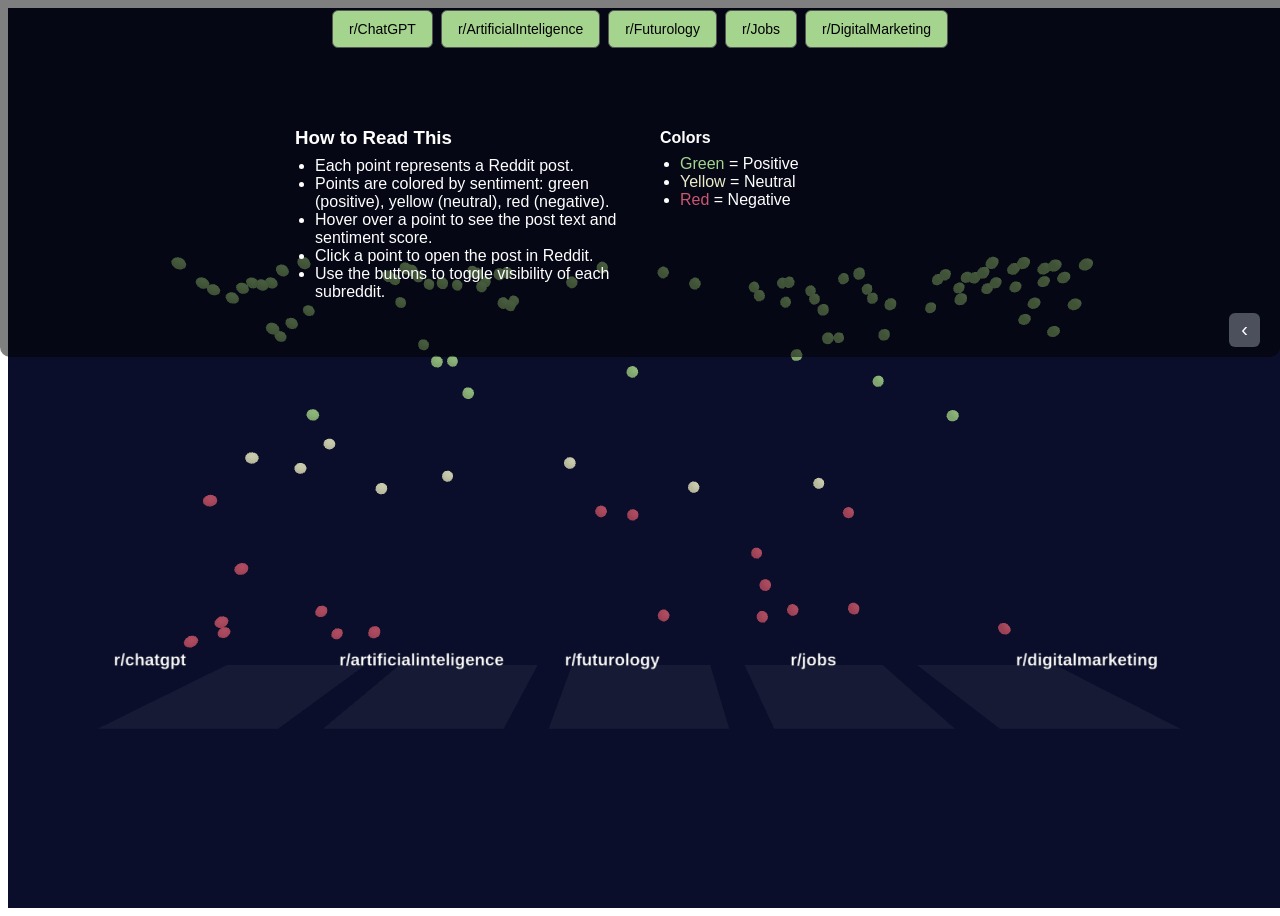
<file: sentiment-mesh/index.html>
<!DOCTYPE html>
<html lang="en">
<head>
  <meta charset="UTF-8" />
  <title>Reddit AI Sentiment</title>
  <script type="module" crossorigin src="/sentiment-mesh/assets/index-DNQqooHR.js"></script>
  <link rel="stylesheet" crossorigin href="/sentiment-mesh/assets/index-C8Z2pAOA.css">
</head>

<body>


   <!-- Tooltip -->




<div id="tooltip" style="
  display: none;
  position: fixed;
  bottom: 20px;
  right: 20px;
  background: rgba(0,0,0,0.85);
  color: white;
  padding: 20px;
  border-radius: 10px;
  max-width: 300px;
  max-height: 70vh;
  overflow: hidden;
  font-family: sans-serif;
  font-size: 16px;
  line-height: 1.5;
  z-index: 1000;
">
  <button id="tooltip-close" style="
    position: absolute;
    top: 5px;
    right: 5px;
    background: none;
    border: none;
    color: white;
    font-size: 20px;
    cursor: pointer;
  ">×</button>
  
  <div id="tooltip-content" style="
    overflow-y: auto;
    max-height: 60vh;
    padding-right: 8px;
  "></div>
</div>

<div>

<div id="sidebar">
  <div id="sidebar-inner">


  <div class="toggle-buttons">
    <button class="toggle active" data-sub="chatgpt">r/ChatGPT</button>
    <button class="toggle active" data-sub="artificialinteligence">r/ArtificialInteligence</button>
    <button class="toggle active" data-sub="futurology">r/Futurology</button>
    <button class="toggle active" data-sub="jobs">r/Jobs</button>
    <button class="toggle active" data-sub="digitalmarketing">r/DigitalMarketing</button>
  </div>


<div class="info-wrapper">
  <div class="how-to">
    <h3>How to Read This</h3>
    <ul>
      <li>Each point represents a Reddit post.</li>
      <li>Points are colored by sentiment: green (positive), yellow (neutral), red (negative).</li>
      <li>Hover over a point to see the post text and sentiment score.</li>
      <li>Click a point to open the post in Reddit.</li>
      <li>Use the buttons to toggle visibility of each subreddit.</li>
    </ul>
  </div>

  <div class="colors">
    <h4>Colors</h4>
    <ul>
      <li><span style="color:#A5D48F">Green</span> = Positive</li>
      <li><span style="color:#EAECC9">Yellow</span> = Neutral</li>
      <li><span style="color:#CA5770">Red</span> = Negative</li>
    </ul>
  </div>
</div>

<button id="chevron-toggle" data-icon="‹"></button>


  </div>
</div>


</div>

  <!-- Your JS (loaded via Vite as a module) -->

</body>
</html>
</file>
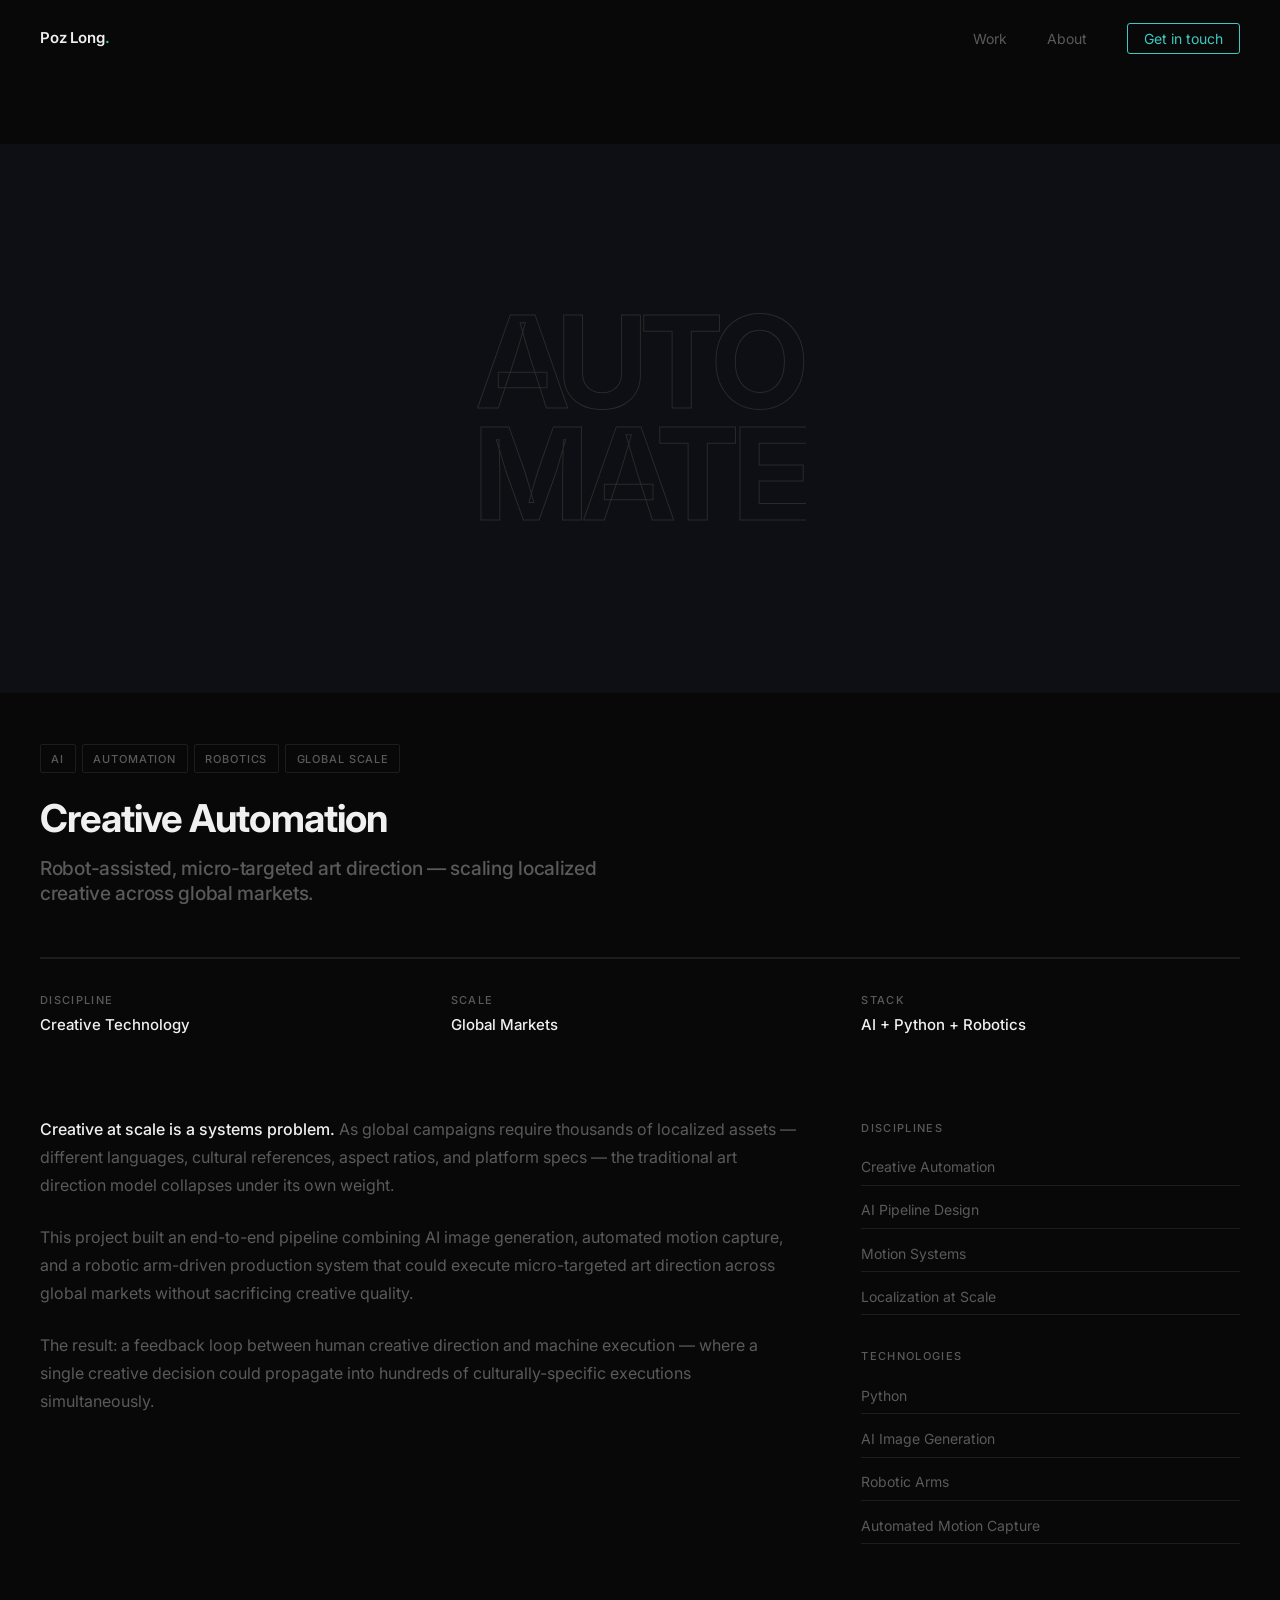
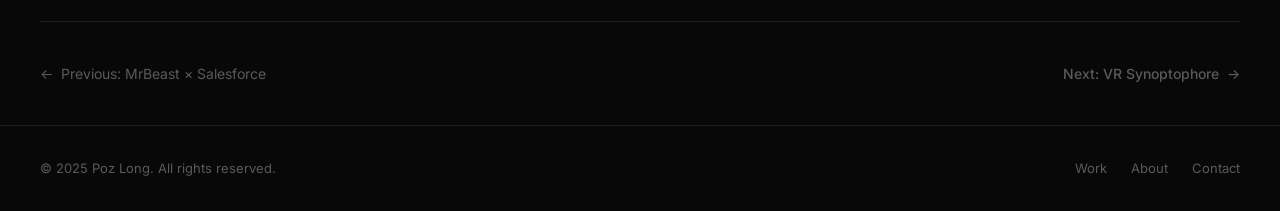
<file: projects/creative-automation.html>
<!DOCTYPE html>
<html lang="en">
<head>
  <meta charset="UTF-8">
  <meta name="viewport" content="width=device-width, initial-scale=1.0">
  <title>Creative Automation — Poz Long</title>
  <meta name="description" content="Robot-assisted, micro-targeted art direction using AI pipelines to scale localized creative across global markets.">
  <link rel="preconnect" href="https://fonts.googleapis.com">
  <link rel="preconnect" href="https://fonts.gstatic.com" crossorigin>
  <link href="https://fonts.googleapis.com/css2?family=Inter:wght@300;400;500;600;700&display=swap" rel="stylesheet">
  <link rel="stylesheet" href="../css/style.css">
</head>
<body>

  <nav class="nav" role="navigation">
    <div class="container">
      <div class="nav__inner">
        <a href="/" class="nav__logo">Poz Long<span>.</span></a>
        <ul class="nav__links" role="list">
          <li><a href="/#projects" class="nav__link">Work</a></li>
          <li><a href="/#about" class="nav__link">About</a></li>
          <li><a href="mailto:poz@pozlong.com" class="nav__link nav__link--cta">Get in touch</a></li>
        </ul>
        <button class="nav__mobile-toggle" aria-label="Toggle menu"><span></span><span></span><span></span></button>
      </div>
    </div>
  </nav>
  <div class="nav__mobile-menu" aria-hidden="true">
    <a href="/#projects" class="nav__link">Work</a>
    <a href="/#about" class="nav__link">About</a>
    <a href="mailto:poz@pozlong.com" class="nav__link">Get in touch</a>
  </div>

  <main>
    <article>

      <div class="project-hero">
        <div class="project-hero__media" style="background:#0d0f14; display:flex; align-items:center; justify-content:center;">
          <div style="display:flex; flex-direction:column; align-items:center; gap:0; pointer-events:none; user-select:none; overflow:hidden;">
            <span style="font-size:clamp(3rem,10vw,9rem); font-weight:700; letter-spacing:-0.04em; line-height:0.88; color:transparent; -webkit-text-stroke:1px #2a2a2a;">AUTO</span>
            <span style="font-size:clamp(3rem,10vw,9rem); font-weight:700; letter-spacing:-0.04em; line-height:0.88; color:transparent; -webkit-text-stroke:1px #2a2a2a;">MATE</span>
          </div>
        </div>
        <div class="container">
          <header class="project-hero__header">
            <div>
              <div class="project-hero__tags">
                <span class="tag">AI</span>
                <span class="tag">Automation</span>
                <span class="tag">Robotics</span>
                <span class="tag">Global Scale</span>
              </div>
              <h1 class="t-heading project-hero__title">Creative Automation</h1>
              <p class="t-subheading" style="color: var(--text-muted); max-width: 52ch;">
                Robot-assisted, micro-targeted art direction — scaling localized creative across global markets.
              </p>
            </div>
          </header>
          <div class="project-hero__meta reveal">
            <div class="project-hero__meta-item">
              <p class="t-label project-hero__meta-label">Discipline</p>
              <p class="project-hero__meta-value">Creative Technology</p>
            </div>
            <div class="project-hero__meta-item">
              <p class="t-label project-hero__meta-label">Scale</p>
              <p class="project-hero__meta-value">Global Markets</p>
            </div>
            <div class="project-hero__meta-item">
              <p class="t-label project-hero__meta-label">Stack</p>
              <p class="project-hero__meta-value">AI + Python + Robotics</p>
            </div>
          </div>
        </div>
      </div>

      <div class="project-body">
        <div class="container">
          <div class="project-body__inner">
            <div class="project-body__text">
              <p class="reveal">
                <strong>Creative at scale is a systems problem.</strong> As global campaigns require thousands of localized assets — different languages, cultural references, aspect ratios, and platform specs — the traditional art direction model collapses under its own weight.
              </p>
              <p class="reveal reveal-delay-1">
                This project built an end-to-end pipeline combining AI image generation, automated motion capture, and a robotic arm-driven production system that could execute micro-targeted art direction across global markets without sacrificing creative quality.
              </p>
              <p class="reveal reveal-delay-2">
                The result: a feedback loop between human creative direction and machine execution — where a single creative decision could propagate into hundreds of culturally-specific executions simultaneously.
              </p>
            </div>
            <aside class="project-body__sidebar">
              <div class="project-sidebar-block reveal">
                <p class="t-label project-sidebar-block__label">Disciplines</p>
                <ul class="project-sidebar-block__list">
                  <li class="project-sidebar-block__item">Creative Automation</li>
                  <li class="project-sidebar-block__item">AI Pipeline Design</li>
                  <li class="project-sidebar-block__item">Motion Systems</li>
                  <li class="project-sidebar-block__item">Localization at Scale</li>
                </ul>
              </div>
              <div class="project-sidebar-block reveal reveal-delay-1">
                <p class="t-label project-sidebar-block__label">Technologies</p>
                <ul class="project-sidebar-block__list">
                  <li class="project-sidebar-block__item">Python</li>
                  <li class="project-sidebar-block__item">AI Image Generation</li>
                  <li class="project-sidebar-block__item">Robotic Arms</li>
                  <li class="project-sidebar-block__item">Automated Motion Capture</li>
                </ul>
              </div>
            </aside>
          </div>
        </div>
      </div>


      <div class="container">
        <nav class="project-nav" aria-label="Project navigation">
          <a href="mrbeast-puzzle.html" class="project-nav__back"><span class="project-nav__arrow">←</span> Previous: MrBeast × Salesforce</a>
          <a href="vr-synoptophore.html" class="project-nav__next">Next: VR Synoptophore <span class="project-nav__next-arrow">→</span></a>
        </nav>
      </div>

    </article>
  </main>

  <footer class="footer">
    <div class="container">
      <div class="footer__inner">
        <p class="footer__copy">© 2025 Poz Long. All rights reserved.</p>
        <nav class="footer__links">
          <a href="/#projects" class="footer__link">Work</a>
          <a href="/#about" class="footer__link">About</a>
          <a href="mailto:poz@pozlong.com" class="footer__link">Contact</a>
        </nav>
      </div>
    </div>
  </footer>

  <script src="../js/main.js"></script>
</body>
</html>
</file>
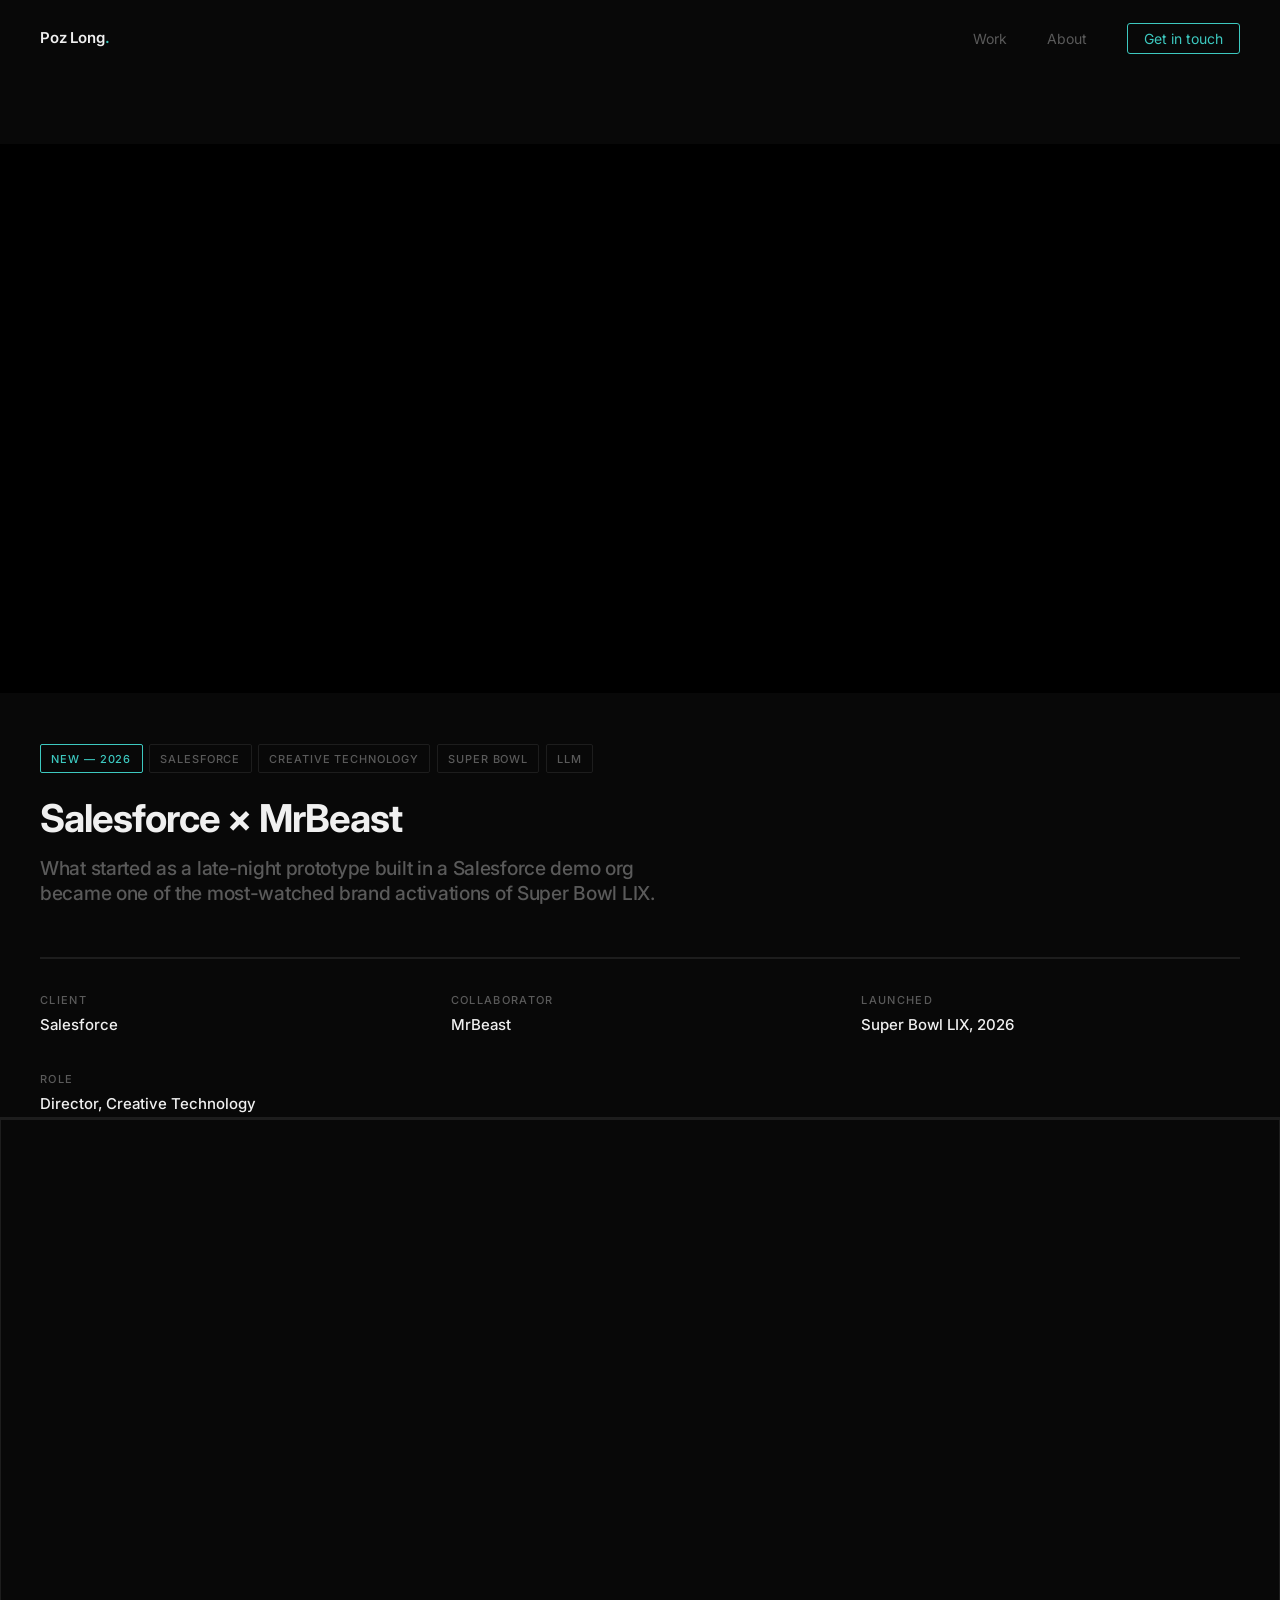
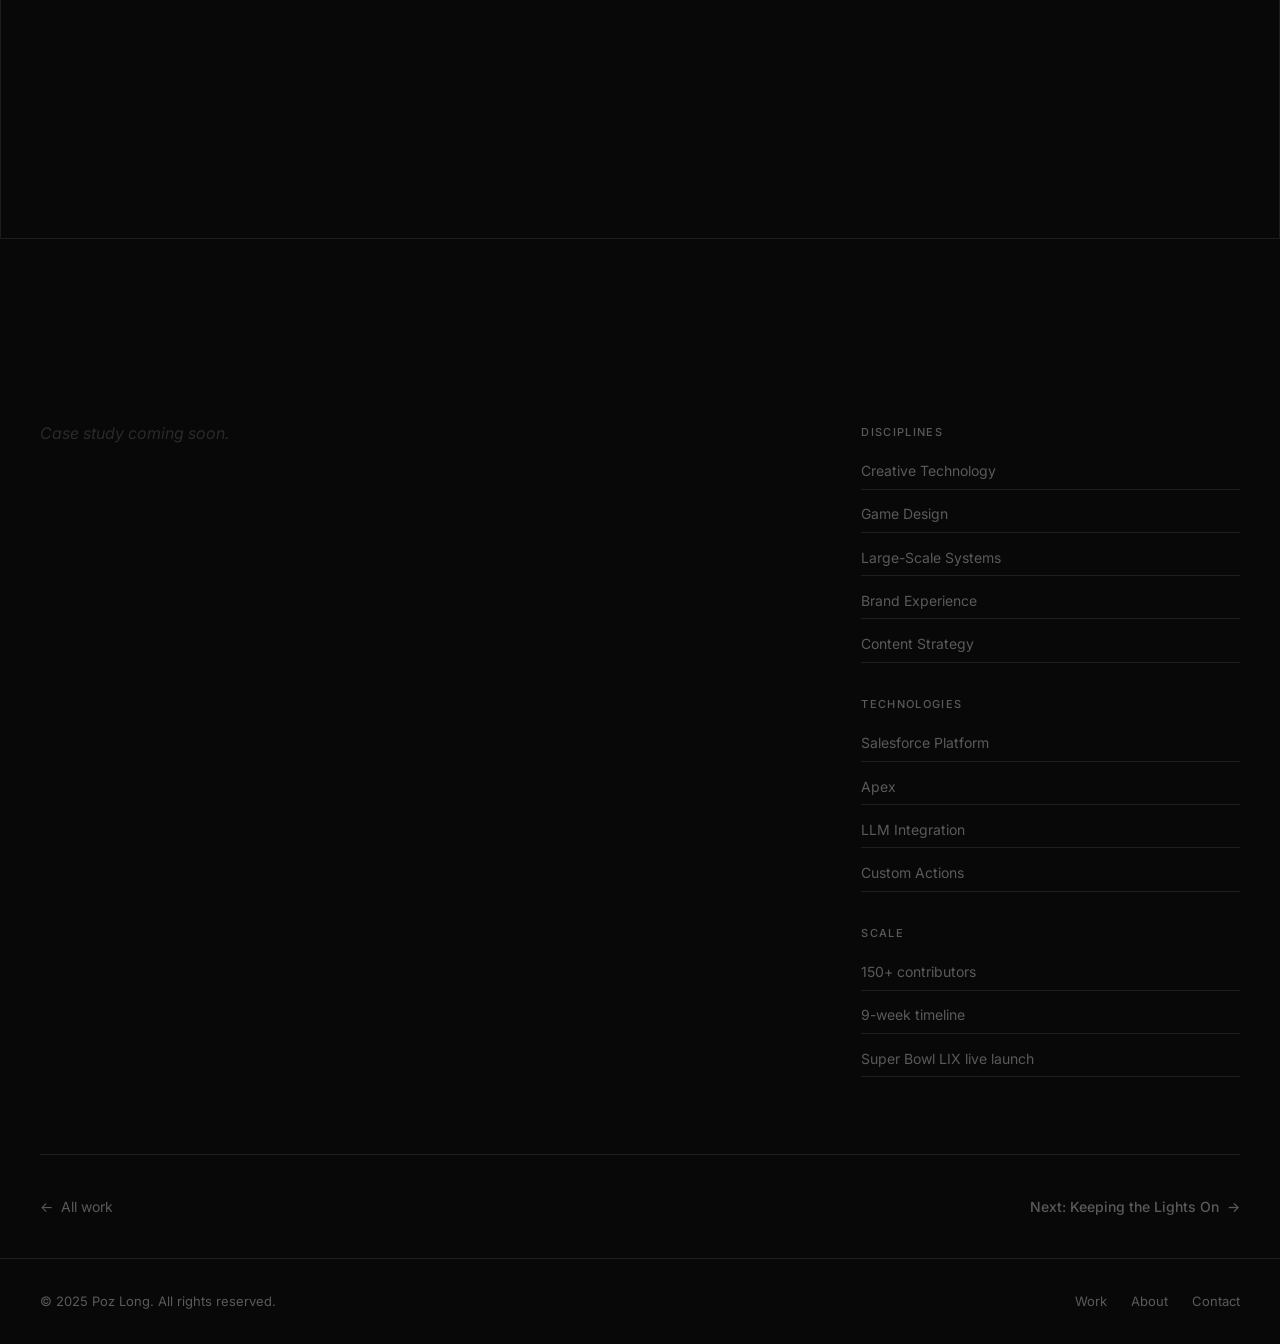
<file: projects/mrbeast-puzzle.html>
<!DOCTYPE html>
<html lang="en">
<head>
  <meta charset="UTF-8">
  <meta name="viewport" content="width=device-width, initial-scale=1.0">
  <title>Salesforce × MrBeast — Poz Long</title>
  <meta name="description" content="A high-scale puzzle game designed for Salesforce and MrBeast, launched during Super Bowl LIX.">
  <link rel="preconnect" href="https://fonts.googleapis.com">
  <link rel="preconnect" href="https://fonts.gstatic.com" crossorigin>
  <link href="https://fonts.googleapis.com/css2?family=Inter:wght@300;400;500;600;700&display=swap" rel="stylesheet">
  <link rel="stylesheet" href="../css/style.css">
</head>
<body>

  <nav class="nav" role="navigation" aria-label="Main navigation">
    <div class="container">
      <div class="nav__inner">
        <a href="/" class="nav__logo">Poz Long<span>.</span></a>
        <ul class="nav__links" role="list">
          <li><a href="/#projects" class="nav__link">Work</a></li>
          <li><a href="/#about" class="nav__link">About</a></li>
          <li><a href="mailto:poz@pozlong.com" class="nav__link nav__link--cta">Get in touch</a></li>
        </ul>
        <button class="nav__mobile-toggle" aria-label="Toggle menu">
          <span></span><span></span><span></span>
        </button>
      </div>
    </div>
  </nav>
  <div class="nav__mobile-menu" aria-hidden="true">
    <a href="/#projects" class="nav__link">Work</a>
    <a href="/#about" class="nav__link">About</a>
    <a href="mailto:poz@pozlong.com" class="nav__link">Get in touch</a>
  </div>

  <main>

    <article>

      <!-- HERO MEDIA -->
      <div class="project-hero">
        <div class="project-hero__media" style="background:#000;">
          <iframe
            src="https://www.youtube.com/embed/Lp9OEfkWfLI?autoplay=1&mute=1&loop=1&playlist=Lp9OEfkWfLI&controls=0&modestbranding=1&rel=0"
            title="Salesforce × MrBeast Super Bowl"
            frameborder="0"
            allow="autoplay; encrypted-media"
            allowfullscreen
            style="position:absolute; inset:0; width:100%; height:100%;">
          </iframe>
        </div>

        <div class="container">
          <header class="project-hero__header">
            <div>
              <div class="project-hero__tags">
                <span class="tag tag--accent">New — 2026</span>
                <span class="tag">Salesforce</span>
                <span class="tag">Creative Technology</span>
                <span class="tag">Super Bowl</span>
                <span class="tag">LLM</span>
              </div>
              <h1 class="t-heading project-hero__title">Salesforce × MrBeast</h1>
              <p class="t-subheading" style="color: var(--text-muted); max-width: 52ch;">
                <!-- TODO: Add subtitle / one-liner about the puzzle game here -->
                What started as a late-night prototype built in a Salesforce demo org became one of the most-watched brand activations of Super Bowl LIX.
              </p>
            </div>
          </header>

          <!-- META ROW -->
          <div class="project-hero__meta reveal">
            <div class="project-hero__meta-item">
              <p class="t-label project-hero__meta-label">Client</p>
              <p class="project-hero__meta-value">Salesforce</p>
            </div>
            <div class="project-hero__meta-item">
              <p class="t-label project-hero__meta-label">Collaborator</p>
              <p class="project-hero__meta-value">MrBeast</p>
            </div>
            <div class="project-hero__meta-item">
              <p class="t-label project-hero__meta-label">Launched</p>
              <p class="project-hero__meta-value">Super Bowl LIX, 2026</p>
            </div>
            <div class="project-hero__meta-item">
              <p class="t-label project-hero__meta-label">Role</p>
              <p class="project-hero__meta-value">Director, Creative Technology</p>
            </div>
          </div>
        </div>
      </div>

      <!-- VIDEO -->
      <div class="project-gallery">
        <div style="background: var(--border); border-top: 1px solid var(--border);">
          <div class="project-gallery__grid">
            <div class="project-gallery__item" style="grid-column: 1 / -1;">
              <div style="position:relative; aspect-ratio:16/9;">
                <iframe
                  src="https://www.youtube.com/embed/Lp9OEfkWfLI?rel=0&modestbranding=1"
                  title="Salesforce × MrBeast Super Bowl"
                  frameborder="0"
                  allow="accelerometer; autoplay; clipboard-write; encrypted-media; gyroscope; picture-in-picture"
                  allowfullscreen
                  style="position:absolute; inset:0; width:100%; height:100%;">
                </iframe>
              </div>
            </div>
          </div>
        </div>
      </div>

      <!-- BODY COPY -->
      <div class="project-body">
        <div class="container">
          <div class="project-body__inner">

            <div class="project-body__text">
              <p class="reveal" style="color: var(--text-faint); font-style: italic;">Case study coming soon.</p>
            </div>

            <aside class="project-body__sidebar">
              <div class="project-sidebar-block reveal">
                <p class="t-label project-sidebar-block__label">Disciplines</p>
                <ul class="project-sidebar-block__list">
                  <li class="project-sidebar-block__item">Creative Technology</li>
                  <li class="project-sidebar-block__item">Game Design</li>
                  <li class="project-sidebar-block__item">Large-Scale Systems</li>
                  <li class="project-sidebar-block__item">Brand Experience</li>
                  <li class="project-sidebar-block__item">Content Strategy</li>
                </ul>
              </div>
              <div class="project-sidebar-block reveal reveal-delay-1">
                <p class="t-label project-sidebar-block__label">Technologies</p>
                <ul class="project-sidebar-block__list">
                  <li class="project-sidebar-block__item">Salesforce Platform</li>
                  <li class="project-sidebar-block__item">Apex</li>
                  <li class="project-sidebar-block__item">LLM Integration</li>
                  <li class="project-sidebar-block__item">Custom Actions</li>
                </ul>
              </div>
              <div class="project-sidebar-block reveal reveal-delay-2">
                <p class="t-label project-sidebar-block__label">Scale</p>
                <ul class="project-sidebar-block__list">
                  <li class="project-sidebar-block__item">150+ contributors</li>
                  <li class="project-sidebar-block__item">9-week timeline</li>
                  <li class="project-sidebar-block__item">Super Bowl LIX live launch</li>
                </ul>
              </div>
            </aside>

          </div>
        </div>
      </div>

      <!-- NEXT PROJECT NAV -->
      <div class="container">
        <nav class="project-nav" aria-label="Project navigation">
          <a href="/#projects" class="project-nav__back">
            <span class="project-nav__arrow">←</span> All work
          </a>
          <a href="keeping-lights-on.html" class="project-nav__next">
            Next: Keeping the Lights On <span class="project-nav__next-arrow">→</span>
          </a>
        </nav>
      </div>

    </article>

  </main>

  <footer class="footer">
    <div class="container">
      <div class="footer__inner">
        <p class="footer__copy">© 2025 Poz Long. All rights reserved.</p>
        <nav class="footer__links" aria-label="Footer navigation">
          <a href="/#projects" class="footer__link">Work</a>
          <a href="/#about" class="footer__link">About</a>
          <a href="mailto:poz@pozlong.com" class="footer__link">Contact</a>
        </nav>
      </div>
    </div>
  </footer>

  <script src="../js/main.js"></script>
</body>
</html>
</file>
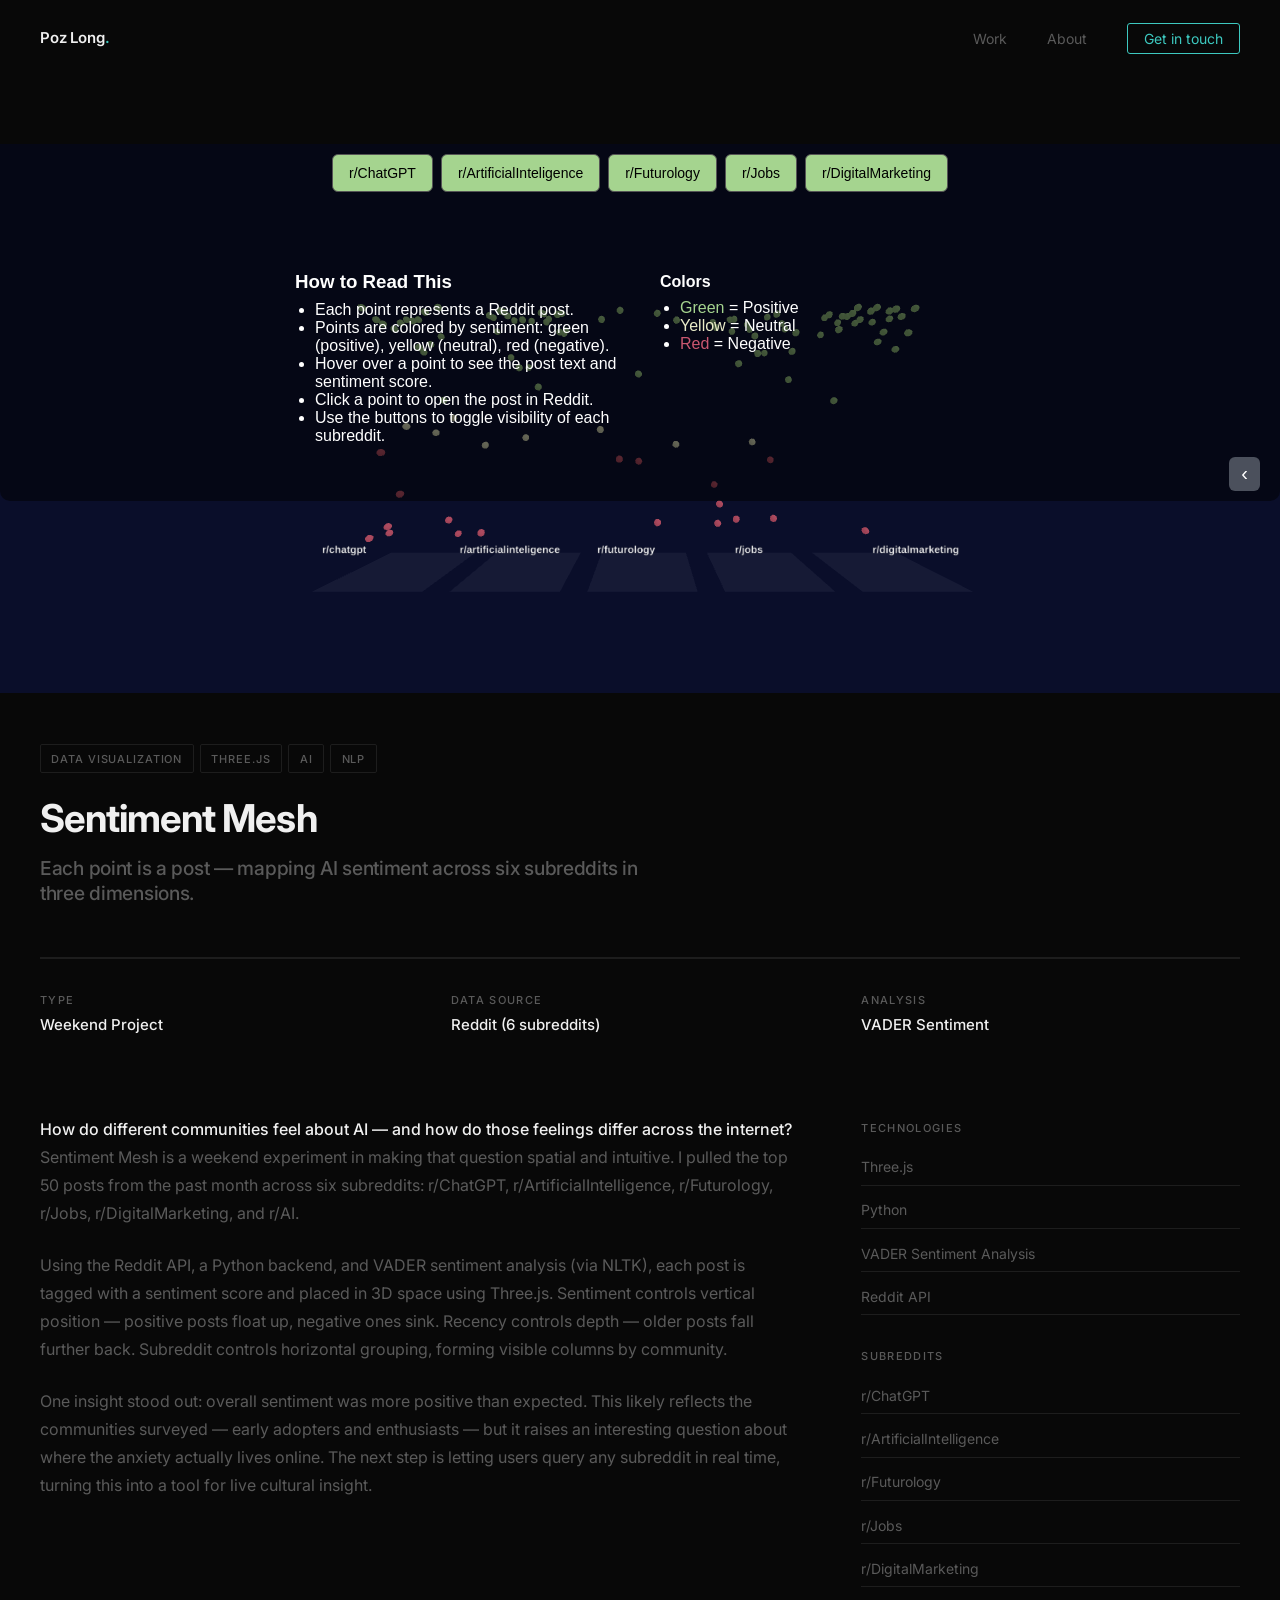
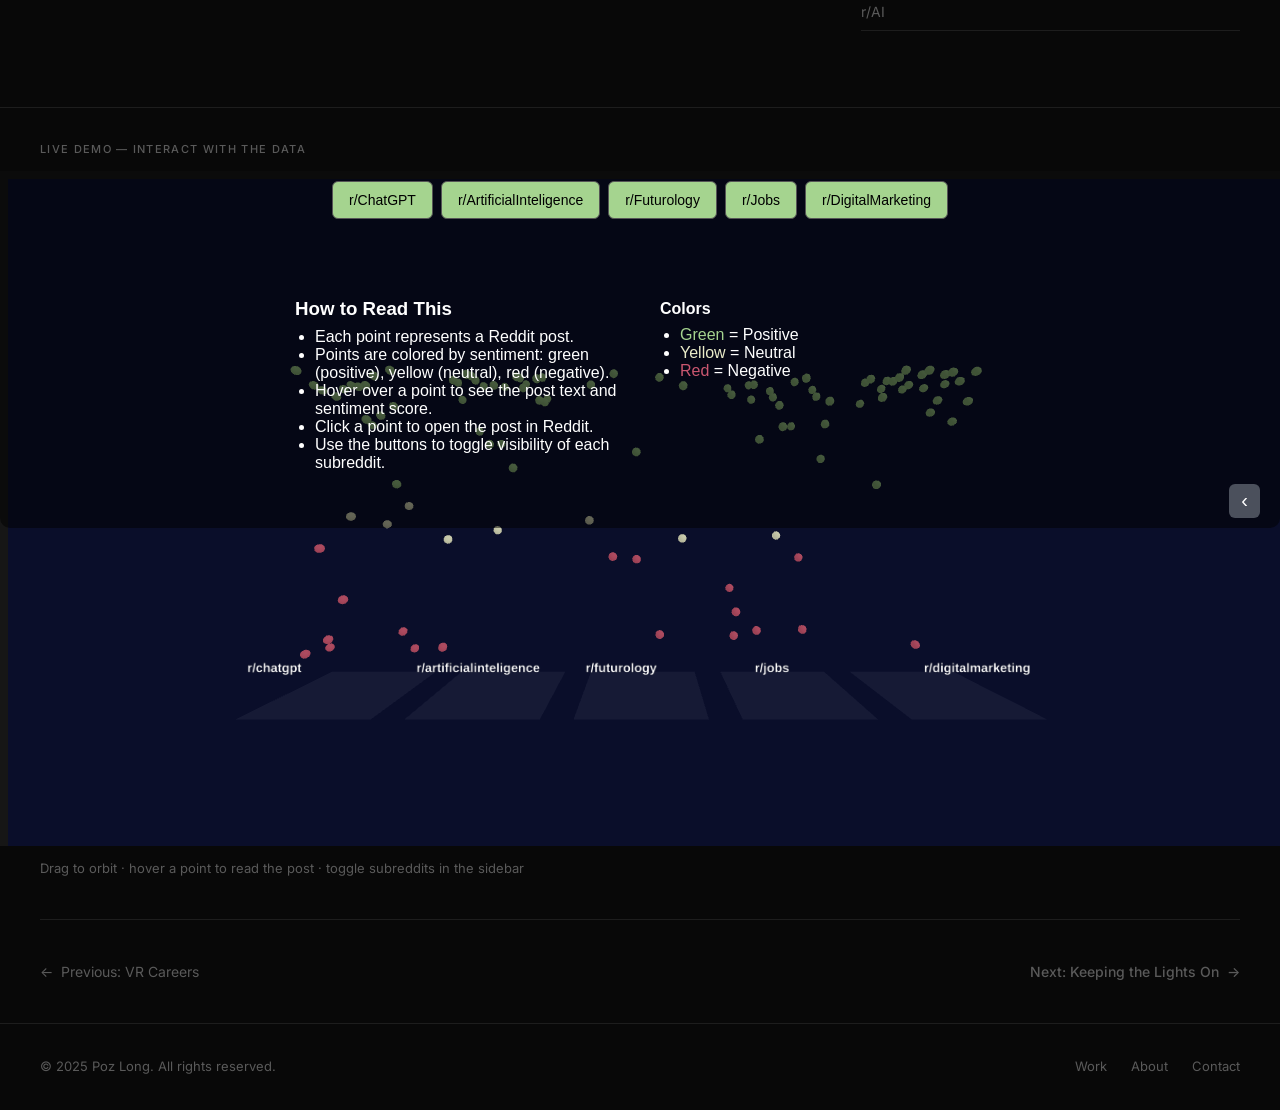
<file: projects/sentiment-mesh.html>
<!DOCTYPE html>
<html lang="en">
<head>
  <meta charset="UTF-8">
  <meta name="viewport" content="width=device-width, initial-scale=1.0">
  <title>Sentiment Mesh — Poz Long</title>
  <meta name="description" content="3D visualization of Reddit AI sentiment across six subreddits using VADER analysis and Three.js.">
  <link rel="preconnect" href="https://fonts.googleapis.com">
  <link rel="preconnect" href="https://fonts.gstatic.com" crossorigin>
  <link href="https://fonts.googleapis.com/css2?family=Inter:wght@300;400;500;600;700&display=swap" rel="stylesheet">
  <link rel="stylesheet" href="../css/style.css">
</head>
<body>

  <nav class="nav" role="navigation">
    <div class="container">
      <div class="nav__inner">
        <a href="/" class="nav__logo">Poz Long<span>.</span></a>
        <ul class="nav__links" role="list">
          <li><a href="/#projects" class="nav__link">Work</a></li>
          <li><a href="/#about" class="nav__link">About</a></li>
          <li><a href="mailto:poz@pozlong.com" class="nav__link nav__link--cta">Get in touch</a></li>
        </ul>
        <button class="nav__mobile-toggle" aria-label="Toggle menu"><span></span><span></span><span></span></button>
      </div>
    </div>
  </nav>
  <div class="nav__mobile-menu" aria-hidden="true">
    <a href="/#projects" class="nav__link">Work</a>
    <a href="/#about" class="nav__link">About</a>
    <a href="mailto:poz@pozlong.com" class="nav__link">Get in touch</a>
  </div>

  <main>
    <article>

      <div class="project-hero">
        <div class="project-hero__media" style="background: #0a0e2a; position: relative; overflow: hidden;">
          <!-- Live preview of the visualization as the hero -->
          <iframe
            src="/sentiment-mesh/"
            title="Sentiment Mesh preview"
            style="position: absolute; inset: 0; width: 100%; height: 100%; border: none; pointer-events: none;"
            loading="eager">
          </iframe>
        </div>
        <div class="container">
          <header class="project-hero__header">
            <div>
              <div class="project-hero__tags">
                <span class="tag">Data Visualization</span>
                <span class="tag">Three.js</span>
                <span class="tag">AI</span>
                <span class="tag">NLP</span>
              </div>
              <h1 class="t-heading project-hero__title">Sentiment Mesh</h1>
              <p class="t-subheading" style="color: var(--text-muted); max-width: 52ch;">
                Each point is a post — mapping AI sentiment across six subreddits in three dimensions.
              </p>
            </div>
          </header>
          <div class="project-hero__meta reveal">
            <div class="project-hero__meta-item">
              <p class="t-label project-hero__meta-label">Type</p>
              <p class="project-hero__meta-value">Weekend Project</p>
            </div>
            <div class="project-hero__meta-item">
              <p class="t-label project-hero__meta-label">Data Source</p>
              <p class="project-hero__meta-value">Reddit (6 subreddits)</p>
            </div>
            <div class="project-hero__meta-item">
              <p class="t-label project-hero__meta-label">Analysis</p>
              <p class="project-hero__meta-value">VADER Sentiment</p>
            </div>
          </div>
        </div>
      </div>

      <div class="project-body">
        <div class="container">
          <div class="project-body__inner">
            <div class="project-body__text">
              <p class="reveal">
                <strong>How do different communities feel about AI — and how do those feelings differ across the internet?</strong> Sentiment Mesh is a weekend experiment in making that question spatial and intuitive. I pulled the top 50 posts from the past month across six subreddits: r/ChatGPT, r/ArtificialIntelligence, r/Futurology, r/Jobs, r/DigitalMarketing, and r/AI.
              </p>
              <p class="reveal reveal-delay-1">
                Using the Reddit API, a Python backend, and VADER sentiment analysis (via NLTK), each post is tagged with a sentiment score and placed in 3D space using Three.js. Sentiment controls vertical position — positive posts float up, negative ones sink. Recency controls depth — older posts fall further back. Subreddit controls horizontal grouping, forming visible columns by community.
              </p>
              <p class="reveal reveal-delay-2">
                One insight stood out: overall sentiment was more positive than expected. This likely reflects the communities surveyed — early adopters and enthusiasts — but it raises an interesting question about where the anxiety actually lives online. The next step is letting users query any subreddit in real time, turning this into a tool for live cultural insight.
              </p>
            </div>
            <aside class="project-body__sidebar">
              <div class="project-sidebar-block reveal">
                <p class="t-label project-sidebar-block__label">Technologies</p>
                <ul class="project-sidebar-block__list">
                  <li class="project-sidebar-block__item">Three.js</li>
                  <li class="project-sidebar-block__item">Python</li>
                  <li class="project-sidebar-block__item">VADER Sentiment Analysis</li>
                  <li class="project-sidebar-block__item">Reddit API</li>
                </ul>
              </div>
              <div class="project-sidebar-block reveal reveal-delay-1">
                <p class="t-label project-sidebar-block__label">Subreddits</p>
                <ul class="project-sidebar-block__list">
                  <li class="project-sidebar-block__item">r/ChatGPT</li>
                  <li class="project-sidebar-block__item">r/ArtificialIntelligence</li>
                  <li class="project-sidebar-block__item">r/Futurology</li>
                  <li class="project-sidebar-block__item">r/Jobs</li>
                  <li class="project-sidebar-block__item">r/DigitalMarketing</li>
                  <li class="project-sidebar-block__item">r/AI</li>
                </ul>
              </div>
            </aside>
          </div>
        </div>
      </div>

      <!-- LIVE DEMO EMBED -->
      <div style="border-top: 1px solid var(--border);">
        <div class="container" style="padding-top: 2rem; padding-bottom: 0.75rem;">
          <p class="t-label">Live demo — interact with the data</p>
        </div>
        <div style="position: relative; width: 100%; height: 75vh; min-height: 500px; background: var(--surface-2);">
          <iframe
            src="/sentiment-mesh/"
            title="Sentiment Mesh — interactive 3D visualization"
            style="position: absolute; inset: 0; width: 100%; height: 100%; border: none;"
            loading="lazy"
            allow="fullscreen">
          </iframe>
        </div>
        <div class="container" style="padding-top: 0.75rem; padding-bottom: 2.5rem;">
          <p style="font-size: 0.8125rem; color: var(--text-muted);">Drag to orbit · hover a point to read the post · toggle subreddits in the sidebar</p>
        </div>
      </div>

      <div class="container">
        <nav class="project-nav" aria-label="Project navigation">
          <a href="vr-careers.html" class="project-nav__back"><span class="project-nav__arrow">←</span> Previous: VR Careers</a>
          <a href="keeping-lights-on.html" class="project-nav__next">Next: Keeping the Lights On <span class="project-nav__next-arrow">→</span></a>

        </nav>
      </div>

    </article>
  </main>

  <footer class="footer">
    <div class="container">
      <div class="footer__inner">
        <p class="footer__copy">© 2025 Poz Long. All rights reserved.</p>
        <nav class="footer__links">
          <a href="/#projects" class="footer__link">Work</a>
          <a href="/#about" class="footer__link">About</a>
          <a href="mailto:poz@pozlong.com" class="footer__link">Contact</a>
        </nav>
      </div>
    </div>
  </footer>

  <script src="../js/main.js"></script>
</body>
</html>
</file>
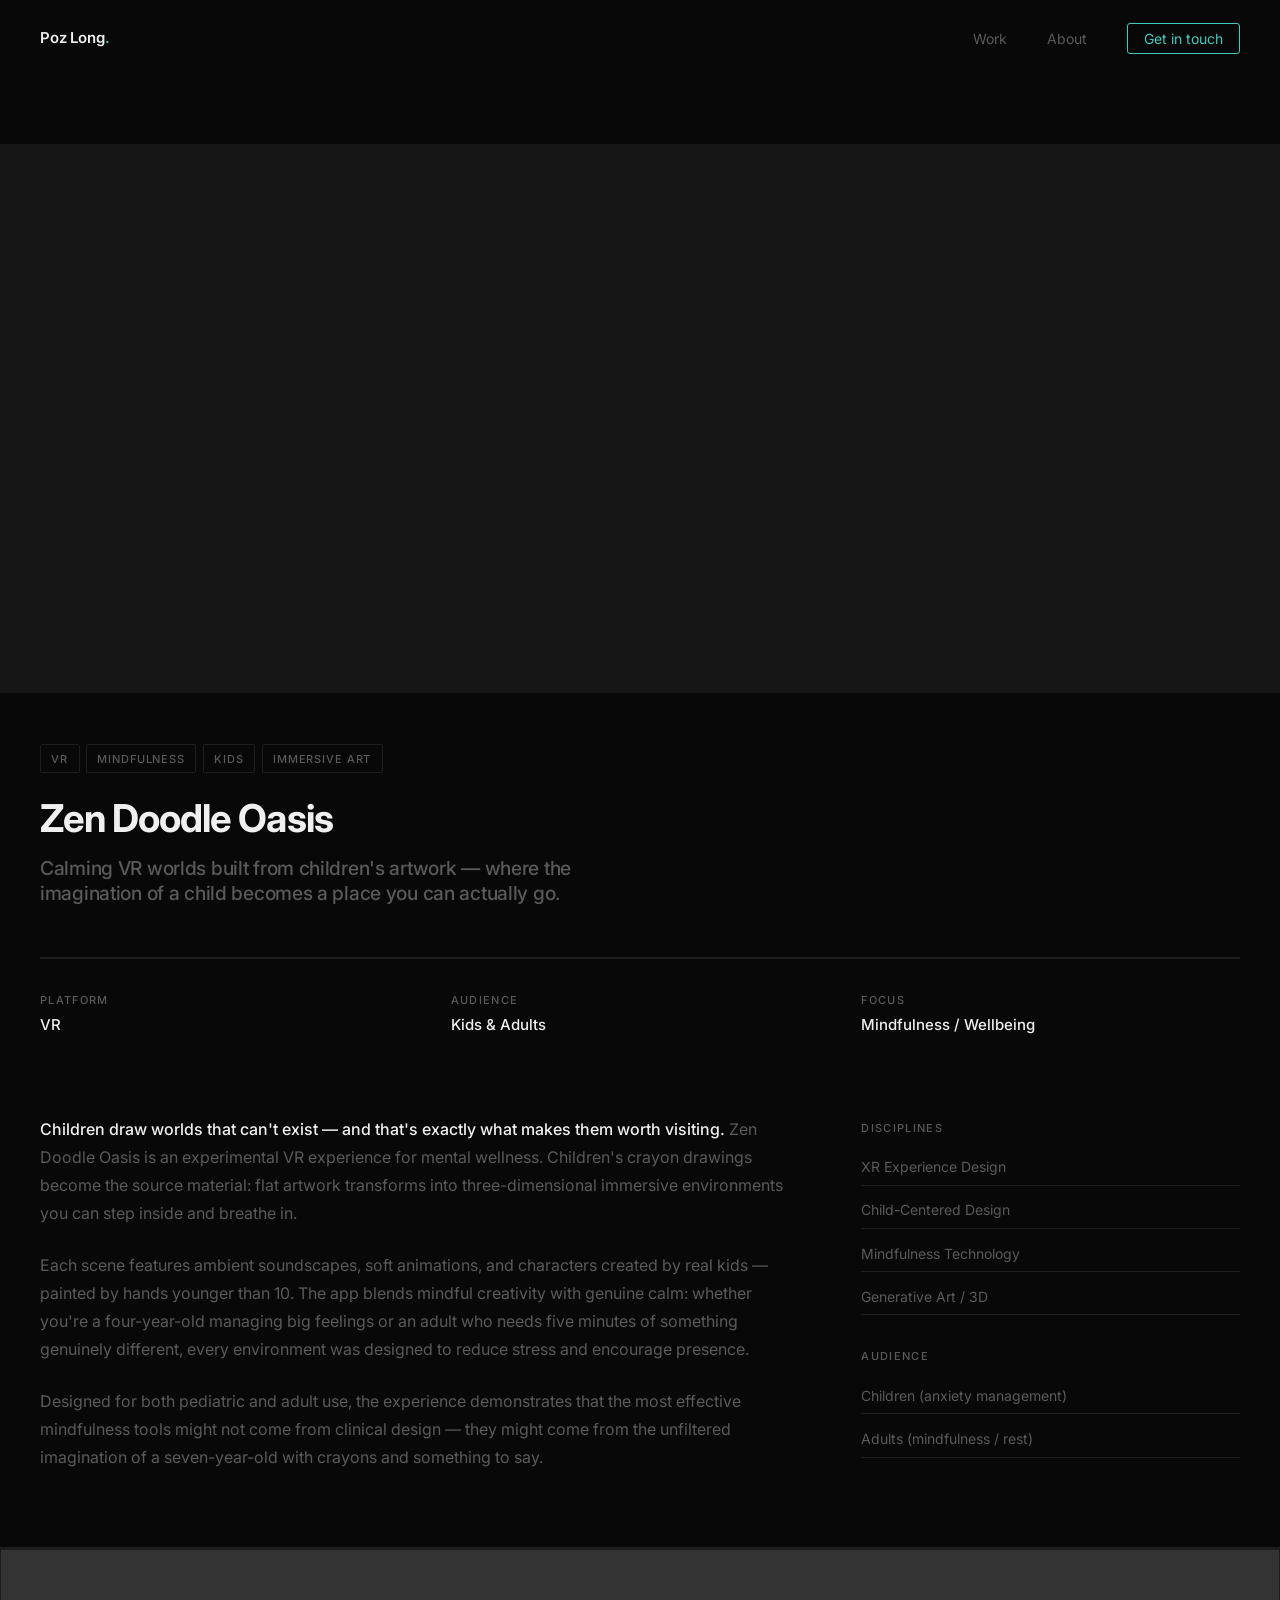
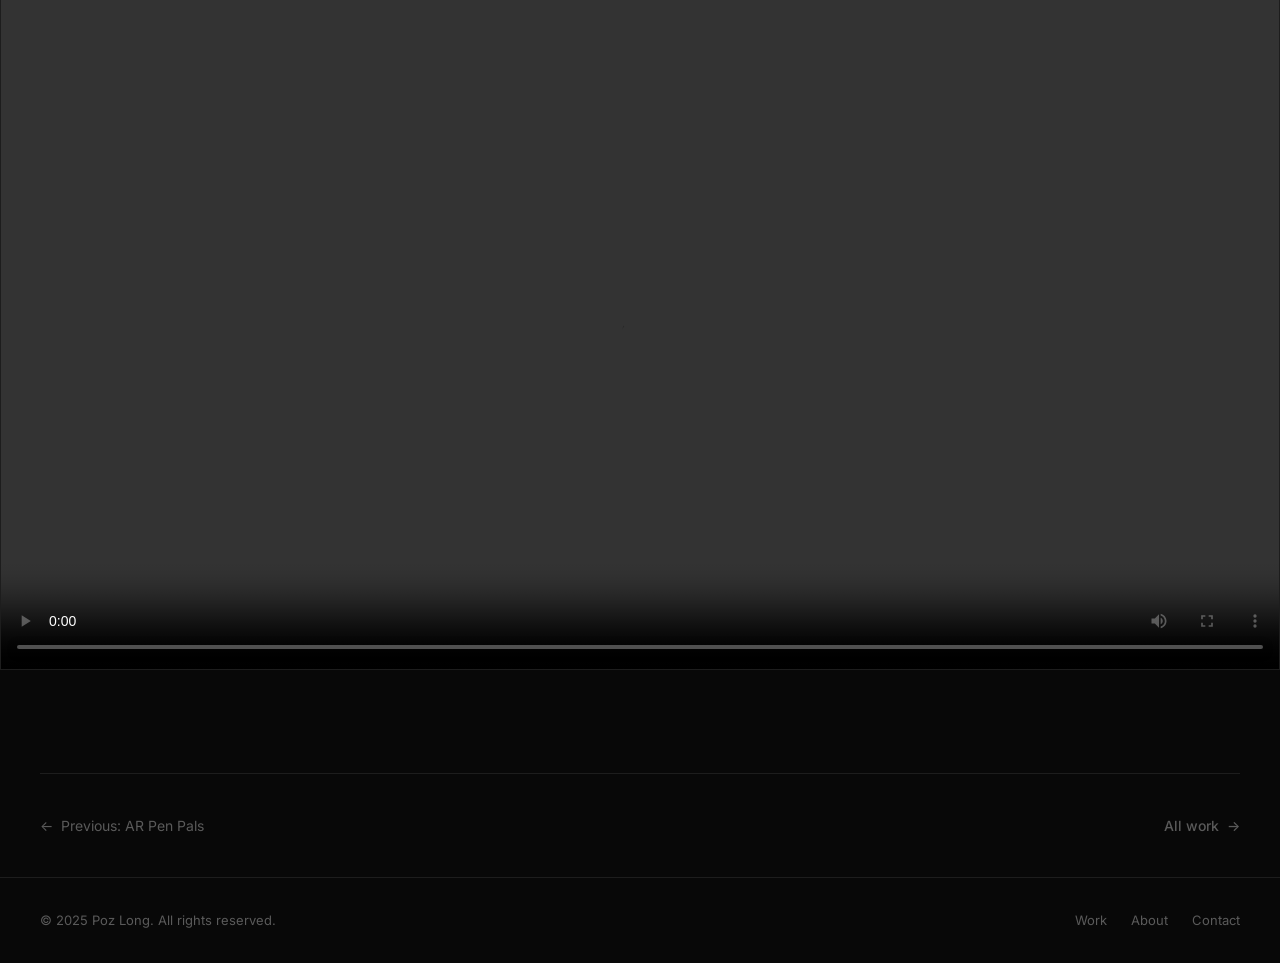
<file: projects/vr-mindfulness.html>
<!DOCTYPE html>
<html lang="en">
<head>
  <meta charset="UTF-8">
  <meta name="viewport" content="width=device-width, initial-scale=1.0">
  <title>Zen Doodle Oasis — Poz Long</title>
  <meta name="description" content="VR mindfulness experience for children and adults featuring calming immersive environments built from children's artwork.">
  <link rel="preconnect" href="https://fonts.googleapis.com">
  <link rel="preconnect" href="https://fonts.gstatic.com" crossorigin>
  <link href="https://fonts.googleapis.com/css2?family=Inter:wght@300;400;500;600;700&display=swap" rel="stylesheet">
  <link rel="stylesheet" href="../css/style.css">
</head>
<body>

  <nav class="nav" role="navigation">
    <div class="container">
      <div class="nav__inner">
        <a href="/" class="nav__logo">Poz Long<span>.</span></a>
        <ul class="nav__links" role="list">
          <li><a href="/#projects" class="nav__link">Work</a></li>
          <li><a href="/#about" class="nav__link">About</a></li>
          <li><a href="mailto:poz@pozlong.com" class="nav__link nav__link--cta">Get in touch</a></li>
        </ul>
        <button class="nav__mobile-toggle" aria-label="Toggle menu"><span></span><span></span><span></span></button>
      </div>
    </div>
  </nav>
  <div class="nav__mobile-menu" aria-hidden="true">
    <a href="/#projects" class="nav__link">Work</a>
    <a href="/#about" class="nav__link">About</a>
    <a href="mailto:poz@pozlong.com" class="nav__link">Get in touch</a>
  </div>

  <main>
    <article>

      <div class="project-hero">
        <div class="project-hero__media">
          <video autoplay muted loop playsinline>
            <source src="../assets/videos/willBalllooon.mp4" type="video/mp4">
          </video>
        </div>
        <div class="container">
          <header class="project-hero__header">
            <div>
              <div class="project-hero__tags">
                <span class="tag">VR</span>
                <span class="tag">Mindfulness</span>
                <span class="tag">Kids</span>
                <span class="tag">Immersive Art</span>
              </div>
              <h1 class="t-heading project-hero__title">Zen Doodle Oasis</h1>
              <p class="t-subheading" style="color: var(--text-muted); max-width: 52ch;">
                Calming VR worlds built from children's artwork — where the imagination of a child becomes a place you can actually go.
              </p>
            </div>
          </header>
          <div class="project-hero__meta reveal">
            <div class="project-hero__meta-item">
              <p class="t-label project-hero__meta-label">Platform</p>
              <p class="project-hero__meta-value">VR</p>
            </div>
            <div class="project-hero__meta-item">
              <p class="t-label project-hero__meta-label">Audience</p>
              <p class="project-hero__meta-value">Kids &amp; Adults</p>
            </div>
            <div class="project-hero__meta-item">
              <p class="t-label project-hero__meta-label">Focus</p>
              <p class="project-hero__meta-value">Mindfulness / Wellbeing</p>
            </div>
          </div>
        </div>
      </div>

      <div class="project-body">
        <div class="container">
          <div class="project-body__inner">
            <div class="project-body__text">
              <p class="reveal">
                <strong>Children draw worlds that can't exist — and that's exactly what makes them worth visiting.</strong> Zen Doodle Oasis is an experimental VR experience for mental wellness. Children's crayon drawings become the source material: flat artwork transforms into three-dimensional immersive environments you can step inside and breathe in.
              </p>
              <p class="reveal reveal-delay-1">
                Each scene features ambient soundscapes, soft animations, and characters created by real kids — painted by hands younger than 10. The app blends mindful creativity with genuine calm: whether you're a four-year-old managing big feelings or an adult who needs five minutes of something genuinely different, every environment was designed to reduce stress and encourage presence.
              </p>
              <p class="reveal reveal-delay-2">
                Designed for both pediatric and adult use, the experience demonstrates that the most effective mindfulness tools might not come from clinical design — they might come from the unfiltered imagination of a seven-year-old with crayons and something to say.
              </p>
            </div>
            <aside class="project-body__sidebar">
              <div class="project-sidebar-block reveal">
                <p class="t-label project-sidebar-block__label">Disciplines</p>
                <ul class="project-sidebar-block__list">
                  <li class="project-sidebar-block__item">XR Experience Design</li>
                  <li class="project-sidebar-block__item">Child-Centered Design</li>
                  <li class="project-sidebar-block__item">Mindfulness Technology</li>
                  <li class="project-sidebar-block__item">Generative Art / 3D</li>
                </ul>
              </div>
              <div class="project-sidebar-block reveal reveal-delay-1">
                <p class="t-label project-sidebar-block__label">Audience</p>
                <ul class="project-sidebar-block__list">
                  <li class="project-sidebar-block__item">Children (anxiety management)</li>
                  <li class="project-sidebar-block__item">Adults (mindfulness / rest)</li>
                </ul>
              </div>
            </aside>
          </div>
        </div>
      </div>

      <div class="project-gallery">
        <div style="background: var(--border); border-top: 1px solid var(--border);">
          <div class="project-gallery__grid">
            <div class="project-gallery__item" style="grid-column: 1 / -1;">
              <video controls style="aspect-ratio: 16/9;">
                <source src="../assets/videos/willBalllooon.mp4" type="video/mp4">
              </video>
            </div>
          </div>
        </div>
      </div>

      <div class="container">
        <nav class="project-nav" aria-label="Project navigation">
          <a href="ar-pen-pals.html" class="project-nav__back"><span class="project-nav__arrow">←</span> Previous: AR Pen Pals</a>
          <a href="/#projects" class="project-nav__next">All work <span class="project-nav__next-arrow">→</span></a>
        </nav>
      </div>

    </article>
  </main>

  <footer class="footer">
    <div class="container">
      <div class="footer__inner">
        <p class="footer__copy">© 2025 Poz Long. All rights reserved.</p>
        <nav class="footer__links">
          <a href="/#projects" class="footer__link">Work</a>
          <a href="/#about" class="footer__link">About</a>
          <a href="mailto:poz@pozlong.com" class="footer__link">Contact</a>
        </nav>
      </div>
    </div>
  </footer>

  <script src="../js/main.js"></script>
</body>
</html>
</file>
<file: sentiment-mesh/assets/index-C8Z2pAOA.css>
body,html{width:100%;overflow-x:hidden}*,*:before,*:after{box-sizing:border-box}#controls{position:absolute;top:20px;left:20px;background:#0009;padding:10px;z-index:100;border-radius:10px;font-family:sans-serif}#tooltip{position:fixed;top:50%;left:50%;transform:translate(-50%,-50%);pointer-events:auto;z-index:1001;display:none;background:#1a1a1a;color:#fff;padding:20px;border-radius:10px;font-size:1rem;max-width:90vw;max-height:70vh;font-family:sans-serif;line-height:1.5;box-shadow:0 0 12px #0009;overflow:hidden}#tooltip .content{overflow-y:auto;max-height:55vh;padding-right:8px}#tooltip .close-btn{position:absolute;top:6px;right:10px;background:none;border:none;color:#fff;font-size:18px;cursor:pointer}.legend-dot{display:inline-block;width:12px;height:12px;border-radius:50%;margin-right:8px;vertical-align:middle}#sidebar{position:absolute;top:0;left:0;width:100vw;background:#00000080;color:#fff;padding:10px 20px 40px;font-family:sans-serif;font-size:1rem;border-bottom-left-radius:10px;border-bottom-right-radius:10px;display:flex;flex-direction:column;align-items:center;transform:translateY(0);transition:transform .3s ease;z-index:1000}#sidebar.closed .info-wrapper{display:none}#sidebar-inner{max-width:960px;margin:0 auto;width:100%;display:flex;flex-direction:column;align-items:center;gap:20px}.info-wrapper{display:flex;justify-content:space-between;flex-wrap:wrap;gap:40px;margin-top:20px;font-family:sans-serif}.how-to,.colors{flex:1;min-width:200px;max-width:450px}.how-to h3,.colors h4{margin-bottom:8px}.how-to ul,.colors ul{margin-top:0;padding-left:20px}.toggle-buttons{display:flex;flex-wrap:wrap;gap:8px;justify-content:center;margin-bottom:20px}.toggle{font-size:14px;padding:10px 16px;border-radius:6px;background:#ca5770;color:#fff;border:1px solid #555;font-family:sans-serif;white-space:nowrap;transition:background .3s}.toggle.active{background:#a5d48f;color:#000}#chevron-toggle{background:#4b505c;border:none;color:#fff;font-size:18px;content:">";cursor:pointer;padding:6px 12px;border-radius:6px;z-index:1001;position:absolute;right:20px;bottom:10px;font-family:sans-serif;transition:background .3s,color .3s}canvas{touch-action:none}#chevron-toggle.closed{background:#ca5770;color:#fff}#chevron-toggle:before{content:attr(data-icon);font-size:20px;line-height:1}#chevron-toggle.closed:before{content:">"}@media (max-width: 768px){.toggle{font-size:20px;padding:14px 22px;width:100%;display:block;margin:10px 0}.info-wrapper{flex-direction:column}#tooltip{font-size:1.2rem!important;padding:1.2rem!important;max-width:90vw!important}#legend{font-size:1rem!important;padding:1rem!important}#sidebar{width:90vw}button{font-size:1rem}}
</file>
<file: css/style.css>
/* ============================================================
   DESIGN TOKENS
   ============================================================ */
:root {
  --bg: #080808;
  --surface: #101010;
  --surface-2: #161616;
  --border: #1d1d1d;
  --text: #F0F0F0;
  --text-muted: #5A5A5A;
  --text-faint: #2A2A2A;
  --accent: #3DC9C0;
  --accent-dim: rgba(61, 201, 192, 0.08);
  --font: 'Inter', system-ui, -apple-system, sans-serif;
  --max-w: 1360px;
  --pad: clamp(1.25rem, 4vw, 2.5rem);
  --ease: cubic-bezier(0.4, 0, 0.2, 1);
  --r: 3px;
}

/* ============================================================
   RESET
   ============================================================ */
*, *::before, *::after { box-sizing: border-box; margin: 0; padding: 0; }
html { scroll-behavior: smooth; -webkit-font-smoothing: antialiased; }
body {
  background: var(--bg);
  color: var(--text);
  font-family: var(--font);
  font-size: clamp(0.9rem, 1vw + 0.5rem, 1.0625rem);
  line-height: 1.65;
  overflow-x: hidden;
}
a { color: inherit; text-decoration: none; }
img, video { display: block; max-width: 100%; }
ul, ol { list-style: none; }
button { cursor: pointer; background: none; border: none; font: inherit; color: inherit; }

/* ============================================================
   TYPOGRAPHY SCALE
   ============================================================ */
.t-display {
  font-size: clamp(3rem, 7vw, 6.5rem);
  font-weight: 700;
  letter-spacing: -0.03em;
  line-height: 1.0;
}
.t-heading {
  font-size: clamp(1.75rem, 3vw, 2.75rem);
  font-weight: 700;
  letter-spacing: -0.025em;
  line-height: 1.1;
}
.t-subheading {
  font-size: clamp(1.1rem, 1.5vw, 1.375rem);
  font-weight: 500;
  letter-spacing: -0.015em;
  line-height: 1.3;
}
.t-label {
  font-size: 0.6875rem;
  font-weight: 500;
  letter-spacing: 0.12em;
  text-transform: uppercase;
  color: var(--text-muted);
}
.t-accent { color: var(--accent); }

/* ============================================================
   LAYOUT
   ============================================================ */
.container {
  width: 100%;
  max-width: var(--max-w);
  margin: 0 auto;
  padding-left: var(--pad);
  padding-right: var(--pad);
}

/* ============================================================
   NAVIGATION
   ============================================================ */
.nav {
  position: fixed;
  top: 0; left: 0; right: 0;
  z-index: 100;
  padding: 1.5rem 0;
  transition: padding 0.4s var(--ease), background 0.4s var(--ease), border-color 0.4s var(--ease);
  border-bottom: 1px solid transparent;
}
.nav.scrolled {
  padding: 1rem 0;
  background: rgba(8, 8, 8, 0.92);
  backdrop-filter: blur(16px);
  -webkit-backdrop-filter: blur(16px);
  border-bottom-color: var(--border);
}
.nav__inner {
  display: flex;
  align-items: center;
  justify-content: space-between;
}
.nav__logo {
  font-weight: 600;
  font-size: 0.9375rem;
  letter-spacing: -0.01em;
}
.nav__logo span { color: var(--accent); }
.nav__links {
  display: flex;
  align-items: center;
  gap: 2.5rem;
}
.nav__link {
  font-size: 0.875rem;
  color: var(--text-muted);
  transition: color 0.2s;
}
.nav__link:hover { color: var(--text); }
.nav__link--cta {
  color: var(--accent);
  border: 1px solid var(--accent);
  padding: 0.4rem 1rem;
  border-radius: var(--r);
  transition: background 0.2s, color 0.2s;
}
.nav__link--cta:hover {
  background: var(--accent);
  color: var(--bg);
}
.nav__mobile-toggle {
  display: none;
  flex-direction: column;
  gap: 5px;
  padding: 4px;
}
.nav__mobile-toggle span {
  display: block;
  width: 22px;
  height: 1.5px;
  background: var(--text);
  transition: 0.3s;
}

/* ============================================================
   HERO
   ============================================================ */
.hero {
  padding-top: clamp(7rem, 14vw, 11rem);
  padding-bottom: clamp(4rem, 8vw, 7rem);
  border-bottom: 1px solid var(--border);
}
.hero__inner {
  display: grid;
  grid-template-columns: 1fr 1fr;
  gap: 2rem;
  align-items: end;
}
.hero__title { margin-bottom: 1.5rem; }
.hero__title em {
  font-style: normal;
  color: var(--accent);
  display: block;
}
.hero__meta {
  display: flex;
  flex-direction: column;
  gap: 1.5rem;
  justify-content: flex-end;
  padding-bottom: 0.25rem;
}
.hero__desc {
  font-size: clamp(0.9375rem, 1.1vw, 1.0625rem);
  color: var(--text-muted);
  max-width: 38ch;
  line-height: 1.7;
}
.hero__tags {
  display: flex;
  flex-wrap: wrap;
  gap: 0.5rem;
}
.hero__scroll {
  margin-top: 4rem;
  display: flex;
  align-items: center;
  gap: 1rem;
  color: var(--text-muted);
  font-size: 0.8125rem;
  letter-spacing: 0.04em;
}
.hero__scroll::before {
  content: '';
  display: block;
  width: 40px;
  height: 1px;
  background: var(--text-muted);
}

/* ============================================================
   TAGS
   ============================================================ */
.tag {
  display: inline-block;
  font-size: 0.6875rem;
  font-weight: 500;
  letter-spacing: 0.08em;
  text-transform: uppercase;
  padding: 0.3rem 0.65rem;
  border: 1px solid var(--border);
  border-radius: 2px;
  color: var(--text-muted);
  white-space: nowrap;
}
.tag--accent {
  border-color: var(--accent);
  color: var(--accent);
}

/* ============================================================
   HERO COMPANY LIST
   ============================================================ */
.hero__companies {
  display: flex;
  align-items: center;
  flex-wrap: wrap;
  gap: 0.4rem 0;
}
.hero__company {
  font-size: 0.8125rem;
  color: var(--text-muted);
  letter-spacing: 0.01em;
}
.hero__company-sep {
  font-size: 0.8125rem;
  color: var(--text-faint);
  margin: 0 0.5rem;
}

/* ============================================================
   SECTION HEADER
   ============================================================ */
.section-header {
  display: flex;
  align-items: center;
  justify-content: space-between;
  padding: 2rem 0 1.5rem;
  border-bottom: 1px solid var(--border);
  margin-bottom: 0;
  flex-wrap: wrap;
  gap: 1rem;
}

/* ============================================================
   FILTER TABS
   ============================================================ */
.filter-tabs {
  display: flex;
  gap: 0.375rem;
  flex-wrap: wrap;
}
.filter-tab {
  font-size: 0.6875rem;
  font-weight: 500;
  letter-spacing: 0.1em;
  text-transform: uppercase;
  padding: 0.375rem 0.875rem;
  border: 1px solid var(--border);
  border-radius: 2px;
  color: var(--text-muted);
  background: none;
  cursor: pointer;
  transition: color 0.2s, border-color 0.2s, background 0.2s;
  white-space: nowrap;
}
.filter-tab:hover {
  color: var(--text);
  border-color: var(--text-faint);
}
.filter-tab.active {
  color: var(--accent);
  border-color: var(--accent);
  background: var(--accent-dim);
}

/* ============================================================
   PROJECTS — LIST
   ============================================================ */
.projects {
  padding: 0 0 clamp(4rem, 8vw, 7rem);
}

.project-list {
  border-top: 1px solid var(--border);
}

.project-row {
  display: grid;
  grid-template-columns: 2fr 3fr;
  border-bottom: 1px solid var(--border);
  position: relative;
  transition: background 0.3s var(--ease);
}
.project-row:hover { background: var(--surface); }

.project-row__link {
  position: absolute;
  inset: 0;
  z-index: 1;
}

.project-row__media {
  overflow: hidden;
  background: var(--surface-2);
  aspect-ratio: 16 / 10;
}
.project-row__media img {
  width: 100%;
  height: 100%;
  object-fit: cover;
  transition: transform 0.6s var(--ease), filter 0.4s;
  filter: grayscale(15%);
}
.project-row:hover .project-row__media img {
  transform: scale(1.03);
  filter: grayscale(0%);
}

/* No-asset media: dot grid + ghost text */
.project-row__media--no-asset {
  background: var(--surface-2);
  background-image: radial-gradient(circle, var(--border) 1px, transparent 1px);
  background-size: 22px 22px;
  position: relative;
}
.project-row__ghost {
  position: absolute;
  inset: 0;
  display: flex;
  flex-direction: column;
  align-items: center;
  justify-content: center;
  pointer-events: none;
  user-select: none;
  overflow: hidden;
}
.project-row__ghost span {
  font-size: clamp(1.5rem, 4vw, 4rem);
  font-weight: 700;
  letter-spacing: -0.04em;
  line-height: 0.9;
  white-space: nowrap;
  color: transparent;
  -webkit-text-stroke: 1px var(--text-faint);
  transition: -webkit-text-stroke-color 0.4s;
}
.project-row:hover .project-row__ghost span {
  -webkit-text-stroke-color: var(--border);
}

.project-row__body {
  padding: clamp(1.75rem, 3.5vw, 3rem);
  display: flex;
  flex-direction: column;
  gap: 0.875rem;
  justify-content: center;
}

.project-row__eyebrow {
  font-size: 0.6875rem;
  font-weight: 500;
  letter-spacing: 0.1em;
  text-transform: uppercase;
  color: var(--accent);
}

.project-row__title {
  font-size: clamp(1.25rem, 2vw, 1.875rem);
  font-weight: 600;
  letter-spacing: -0.02em;
  line-height: 1.15;
  transition: color 0.2s;
}
.project-row:hover .project-row__title { color: var(--accent); }

.project-row__desc {
  font-size: clamp(0.9rem, 1vw, 1rem);
  color: var(--text-muted);
  line-height: 1.7;
  max-width: 56ch;
}

.project-row__tags {
  display: flex;
  flex-wrap: wrap;
  gap: 0.4rem;
}

.project-row__cta {
  font-size: 0.8125rem;
  font-weight: 500;
  color: var(--text-muted);
  display: inline-flex;
  align-items: center;
  gap: 0.4rem;
  transition: color 0.2s;
  margin-top: 0.25rem;
}
.project-row:hover .project-row__cta { color: var(--accent); }
.project-row__arrow {
  display: inline-block;
  transition: transform 0.2s var(--ease);
}
.project-row:hover .project-row__arrow { transform: translateX(4px); }

/* ============================================================
   ABOUT
   ============================================================ */
.about {
  padding: clamp(4rem, 8vw, 7rem) 0;
  border-top: 1px solid var(--border);
}
.about__inner {
  display: grid;
  grid-template-columns: 1fr 1fr;
  gap: clamp(3rem, 6vw, 6rem);
  align-items: start;
}
.about__heading {
  position: sticky;
  top: 6rem;
}
.about__heading .t-heading { margin-bottom: 1.5rem; }
.about__portrait {
  width: 100%;
  aspect-ratio: 4/5;
  object-fit: cover;
  border-radius: var(--r);
  filter: grayscale(20%);
  transition: filter 0.4s;
}
.about__portrait:hover { filter: grayscale(0%); }

.about__content { display: flex; flex-direction: column; gap: 1.5rem; }
.about__bio {
  font-size: clamp(1rem, 1.2vw, 1.125rem);
  line-height: 1.75;
  color: var(--text-muted);
}
.about__bio strong { color: var(--text); font-weight: 500; }
.about__skills {
  display: grid;
  grid-template-columns: 1fr 1fr;
  gap: 0.5rem 2rem;
  padding-top: 1rem;
  border-top: 1px solid var(--border);
}
.about__skill {
  font-size: 0.875rem;
  color: var(--text-muted);
  padding: 0.5rem 0;
  border-bottom: 1px solid var(--border);
  display: flex;
  align-items: center;
  gap: 0.5rem;
}
.about__skill::before {
  content: '';
  display: block;
  width: 4px;
  height: 4px;
  border-radius: 50%;
  background: var(--accent);
  flex-shrink: 0;
}
.about__contact {
  padding-top: 1.5rem;
  display: flex;
  flex-wrap: wrap;
  gap: 1rem;
}
.about__contact-link {
  font-size: 0.875rem;
  font-weight: 500;
  color: var(--text-muted);
  border-bottom: 1px solid var(--border);
  padding-bottom: 2px;
  transition: color 0.2s, border-color 0.2s;
}
.about__contact-link:hover {
  color: var(--accent);
  border-color: var(--accent);
}

/* ============================================================
   FOOTER
   ============================================================ */
.footer {
  padding: 2rem 0;
  border-top: 1px solid var(--border);
}
.footer__inner {
  display: flex;
  align-items: center;
  justify-content: space-between;
}
.footer__copy {
  font-size: 0.8125rem;
  color: var(--text-muted);
}
.footer__links {
  display: flex;
  gap: 1.5rem;
}
.footer__link {
  font-size: 0.8125rem;
  color: var(--text-muted);
  transition: color 0.2s;
}
.footer__link:hover { color: var(--text); }

/* ============================================================
   PROJECT DETAIL PAGE
   ============================================================ */
.project-hero {
  padding-top: clamp(6rem, 12vw, 9rem);
}
.project-hero__media {
  width: 100%;
  aspect-ratio: 21 / 9;
  overflow: hidden;
  background: var(--surface-2);
  position: relative;
}
.project-hero__media img,
.project-hero__media video {
  width: 100%;
  height: 100%;
  object-fit: cover;
}
.project-hero__header {
  padding: clamp(2rem, 4vw, 3.5rem) 0;
  display: grid;
  grid-template-columns: 1fr auto;
  gap: 2rem;
  align-items: start;
  border-bottom: 1px solid var(--border);
}
.project-hero__title { margin-bottom: 1rem; }
.project-hero__tags { display: flex; flex-wrap: wrap; gap: 0.4rem; margin-bottom: 1.5rem; }
.project-hero__meta {
  display: grid;
  grid-template-columns: repeat(3, 1fr);
  gap: 2rem;
  padding-top: 2rem;
  border-top: 1px solid var(--border);
}
.project-hero__meta-item {}
.project-hero__meta-label { margin-bottom: 0.25rem; }
.project-hero__meta-value { font-size: 0.9375rem; font-weight: 500; }

.project-body {
  padding: clamp(3rem, 6vw, 5rem) 0;
}
.project-body__inner {
  display: grid;
  grid-template-columns: 2fr 1fr;
  gap: clamp(2rem, 5vw, 5rem);
}
.project-body__text { display: flex; flex-direction: column; gap: 1.5rem; }
.project-body__text p {
  font-size: clamp(1rem, 1.1vw, 1.125rem);
  color: var(--text-muted);
  line-height: 1.75;
}
.project-body__text p strong { color: var(--text); font-weight: 500; }
.project-body__text h3 {
  font-size: 1.125rem;
  font-weight: 600;
  letter-spacing: -0.01em;
  margin-top: 1rem;
}
.project-body__sidebar {
  display: flex;
  flex-direction: column;
  gap: 2rem;
  padding-top: 0.25rem;
}
.project-sidebar-block {}
.project-sidebar-block__label { margin-bottom: 0.75rem; }
.project-sidebar-block__list {
  display: flex;
  flex-direction: column;
  gap: 0.4rem;
}
.project-sidebar-block__item {
  font-size: 0.875rem;
  color: var(--text-muted);
  padding: 0.4rem 0;
  border-bottom: 1px solid var(--border);
}

.project-gallery {
  padding-bottom: clamp(4rem, 8vw, 7rem);
  border-top: 1px solid var(--border);
}
.project-gallery__grid {
  display: grid;
  grid-template-columns: repeat(12, 1fr);
  gap: 1px;
  background: var(--border);
  border: 1px solid var(--border);
}
.project-gallery__item {
  background: var(--bg);
  overflow: hidden;
}
.project-gallery__item--wide { grid-column: span 8; }
.project-gallery__item--narrow { grid-column: span 4; }
.project-gallery__item--half { grid-column: span 6; }
.project-gallery__item--third { grid-column: span 4; }
.project-gallery__item img,
.project-gallery__item video {
  width: 100%;
  height: 100%;
  object-fit: cover;
  aspect-ratio: 16/10;
  transition: transform 0.5s var(--ease);
}
.project-gallery__item:hover img,
.project-gallery__item:hover video {
  transform: scale(1.02);
}

.project-video-embed {
  padding: clamp(2rem, 4vw, 3.5rem) 0;
  border-top: 1px solid var(--border);
}
.project-video-embed__label { margin-bottom: 1.5rem; }
.project-video-embed__player {
  width: 100%;
  aspect-ratio: 16 / 9;
  background: var(--surface-2);
  border-radius: var(--r);
  overflow: hidden;
}
.project-video-embed__player video,
.project-video-embed__player iframe {
  width: 100%;
  height: 100%;
  object-fit: cover;
}

.project-nav {
  padding: 2.5rem 0;
  border-top: 1px solid var(--border);
  display: flex;
  justify-content: space-between;
  align-items: center;
}
.project-nav__back {
  display: flex;
  align-items: center;
  gap: 0.5rem;
  font-size: 0.875rem;
  color: var(--text-muted);
  transition: color 0.2s;
}
.project-nav__back:hover { color: var(--accent); }
.project-nav__arrow { transition: transform 0.2s var(--ease); }
.project-nav__back:hover .project-nav__arrow { transform: translateX(-4px); }
.project-nav__next {
  display: flex;
  align-items: center;
  gap: 0.5rem;
  font-size: 0.875rem;
  font-weight: 500;
  color: var(--text-muted);
  transition: color 0.2s;
}
.project-nav__next:hover { color: var(--accent); }
.project-nav__next-arrow { transition: transform 0.2s var(--ease); }
.project-nav__next:hover .project-nav__next-arrow { transform: translateX(4px); }

/* ============================================================
   ANIMATIONS
   ============================================================ */
.reveal {
  opacity: 0;
  transform: translateY(20px);
  transition: opacity 0.7s var(--ease), transform 0.7s var(--ease);
}
.reveal.visible {
  opacity: 1;
  transform: none;
}
.reveal-delay-1 { transition-delay: 0.1s; }
.reveal-delay-2 { transition-delay: 0.2s; }
.reveal-delay-3 { transition-delay: 0.3s; }

/* ============================================================
   MOBILE MENU
   ============================================================ */
.nav__mobile-menu {
  display: none;
  position: fixed;
  inset: 0;
  background: var(--bg);
  z-index: 99;
  flex-direction: column;
  justify-content: center;
  align-items: center;
  gap: 2rem;
}
.nav__mobile-menu.open { display: flex; }
.nav__mobile-menu .nav__link {
  font-size: 1.5rem;
  color: var(--text);
}

/* ============================================================
   RESPONSIVE
   ============================================================ */
@media (max-width: 900px) {
  .hero__inner { grid-template-columns: 1fr; gap: 1.5rem; }
  .hero__meta { align-items: flex-start; }
  .project-row { grid-template-columns: 1fr; }
  .project-row__media { aspect-ratio: 16 / 9; }
  .about__inner { grid-template-columns: 1fr; }
  .about__heading { position: static; }
  .project-hero__header { grid-template-columns: 1fr; }
  .project-hero__meta { grid-template-columns: repeat(2, 1fr); }
  .project-body__inner { grid-template-columns: 1fr; }
  .project-gallery__item--wide { grid-column: 1 / -1; }
  .project-gallery__item--narrow { grid-column: 1 / -1; }
}
@media (max-width: 680px) {
  .nav__links { display: none; }
  .nav__mobile-toggle { display: flex; }
  .about__skills { grid-template-columns: 1fr; }
  .footer__inner { flex-direction: column; gap: 1rem; text-align: center; }
  .project-hero__meta { grid-template-columns: 1fr 1fr; }
  .project-gallery__item--half { grid-column: 1 / -1; }
}
@media (max-width: 400px) {
  .project-hero__meta { grid-template-columns: 1fr; }
}
</file>
